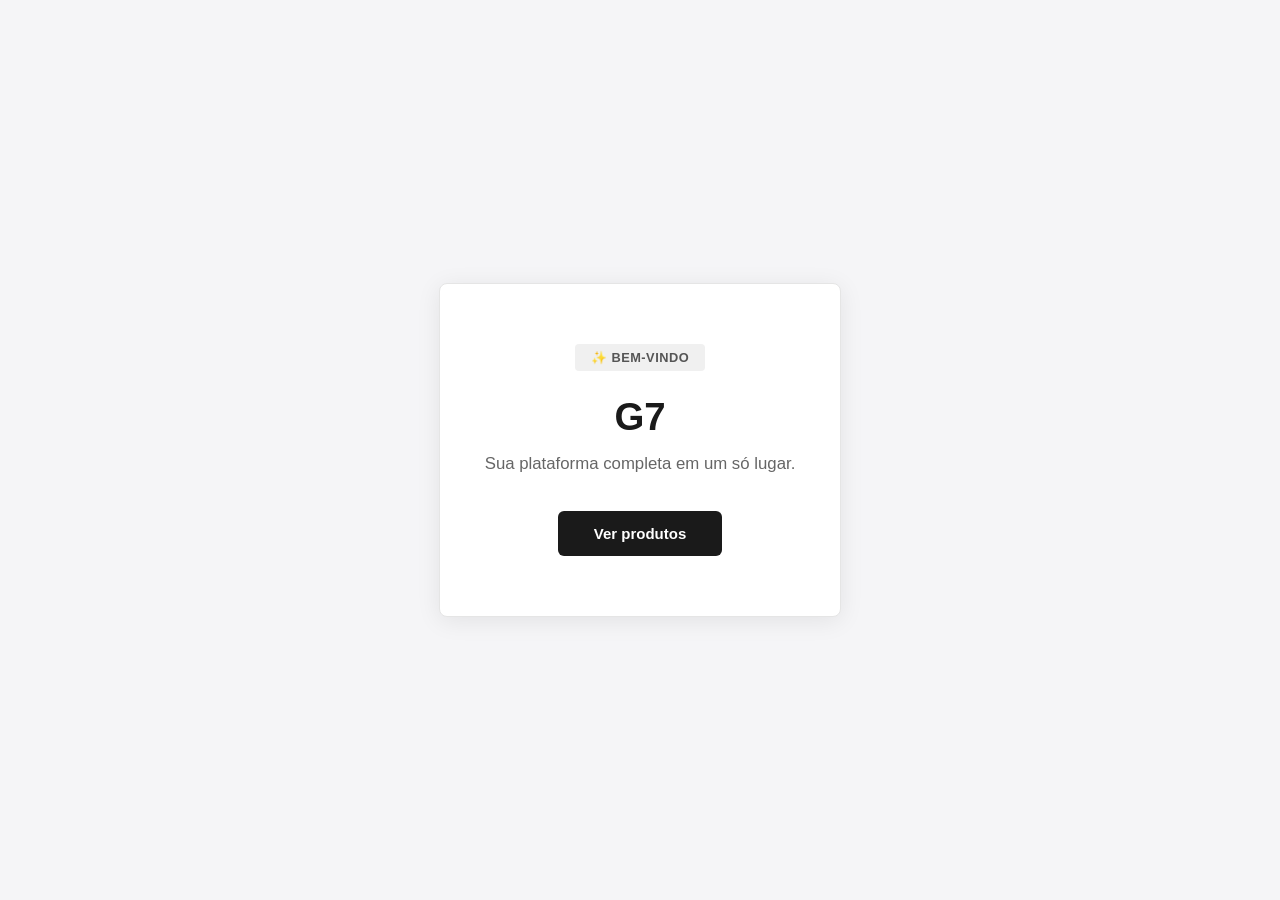
<file: index.html>
<!DOCTYPE html>
<html lang="pt-br">
<head>
  <meta charset="UTF-8">
  <meta name="viewport" content="width=device-width, initial-scale=1.0">
  <title>Grenn Seven</title>
  <link rel="stylesheet" href="estilo.css">
</head>
<body>
<div class="container">
  <span class="tag">✨ Bem-vindo</span>
  <h1 id="titulo">G7</h1>
  <p class="subtitulo">Sua plataforma completa em um só lugar.</p>

  <a href="pagina2.html" target="_blank">
    <button>Ver produtos</button>
  </a>
</div>
  <script src="script.js"></script>
</body>
</html>
</file>
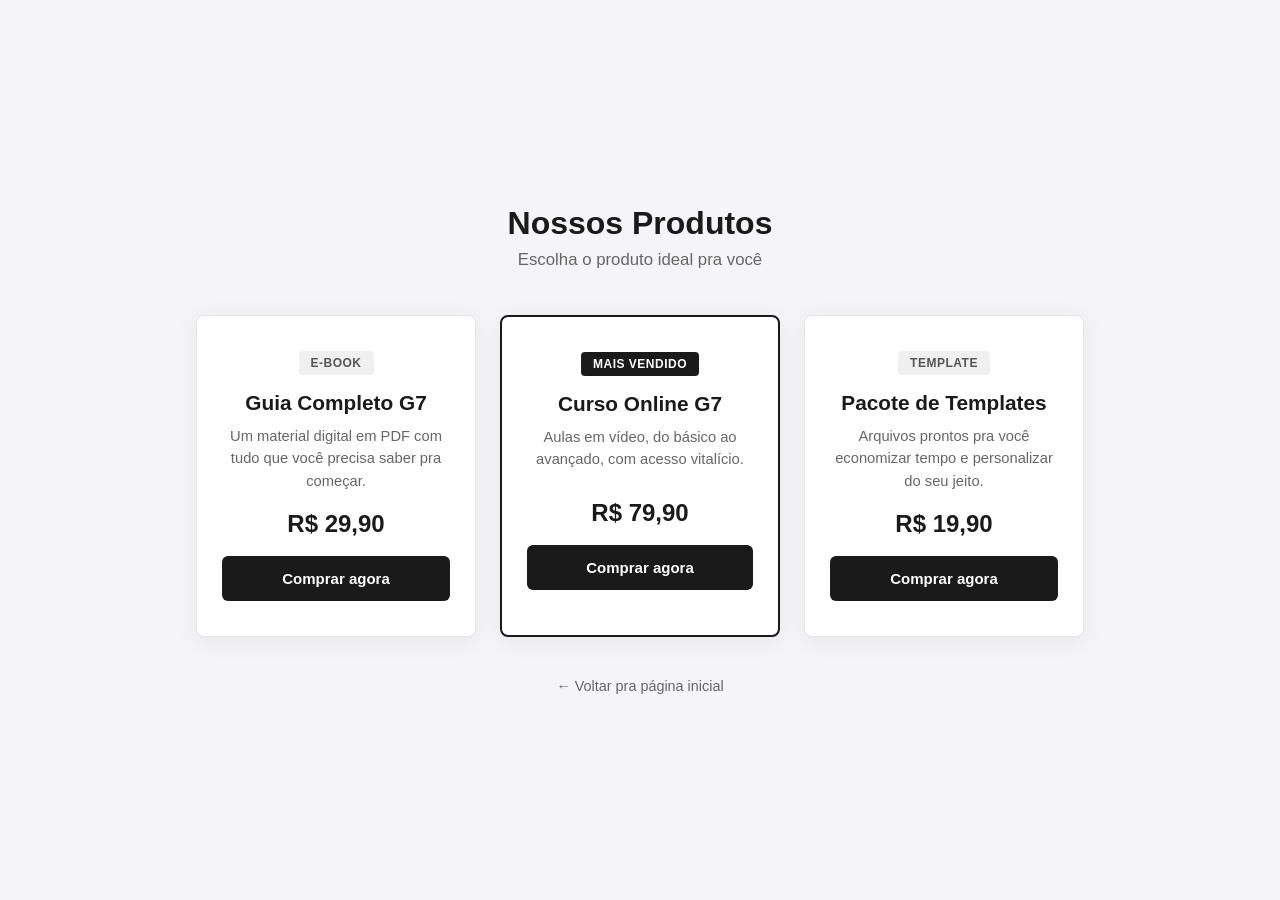
<file: pagina2.html>
<!DOCTYPE html>
<html lang="pt-br">
<head>
  <meta charset="UTF-8">
  <head>
  <meta charset="UTF-8">
  <meta name="viewport" content="width=device-width, initial-scale=1.0">
  <title>...</title>
  <link rel="stylesheet" href="estilo.css">
</head>
  <title>Produtos - G7</title>
  <link rel="stylesheet" href="estilo.css">
</head>
<body>
  <div class="pagina-produtos">
    <h1 class="titulo-pagina">Nossos Produtos</h1>
    <p class="subtitulo-pagina">Escolha o produto ideal pra você</p>

    <div class="grade-produtos">

      <div class="card-produto">
        <span class="badge">E-book</span>
        <h2>Guia Completo G7</h2>
        <p class="descricao">Um material digital em PDF com tudo que você precisa saber pra começar.</p>
        <p class="preco">R$ 29,90</p>
        <a href="#" target="_blank">
          <button class="btn-comprar">Comprar agora</button>
        </a>
      </div>

      <div class="card-produto destaque">
        <span class="badge badge-destaque">Mais vendido</span>
        <h2>Curso Online G7</h2>
        <p class="descricao">Aulas em vídeo, do básico ao avançado, com acesso vitalício.</p>
        <p class="preco">R$ 79,90</p>
        <a href="#" target="_blank">
          <button class="btn-comprar">Comprar agora</button>
        </a>
      </div>

      <div class="card-produto">
        <span class="badge">Template</span>
        <h2>Pacote de Templates</h2>
        <p class="descricao">Arquivos prontos pra você economizar tempo e personalizar do seu jeito.</p>
        <p class="preco">R$ 19,90</p>
        <a href="#" target="_blank">
          <button class="btn-comprar">Comprar agora</button>
        </a>
      </div>

    </div>

    <a href="index.html" class="link-voltar">← Voltar pra página inicial</a>
  </div>
</body>
</html>
</file>
<file: estilo.css>
* {
  margin: 0;
  padding: 0;
  box-sizing: border-box;
}

body {
  font-family: 'Segoe UI', Arial, sans-serif;
  background: #f5f5f7;
  min-height: 100vh;
  display: flex;
  align-items: center;
  justify-content: center;
  padding: 20px;
}

/* ===== Card principal (página inicial) ===== */
.container {
  background: white;
  padding: 60px 45px;
  border-radius: 8px;
  box-shadow: 0 4px 24px rgba(0, 0, 0, 0.08);
  border: 1px solid #e5e5e5;
  text-align: center;
  max-width: 480px;
}

.tag {
  display: inline-block;
  background: #f0f0f0;
  color: #555;
  font-size: 0.8em;
  font-weight: 600;
  letter-spacing: 0.5px;
  text-transform: uppercase;
  padding: 6px 16px;
  border-radius: 4px;
  margin-bottom: 24px;
}

.container h1 {
  font-size: 2.4em;
  color: #1a1a1a;
  font-weight: 700;
  margin-bottom: 12px;
}

.subtitulo {
  color: #666;
  font-size: 1.05em;
  margin-bottom: 35px;
  line-height: 1.5;
}

button {
  padding: 14px 36px;
  font-size: 15px;
  font-weight: 600;
  color: white;
  background: #1a1a1a;
  border: none;
  border-radius: 6px;
  cursor: pointer;
  transition: background 0.2s ease;
}

button:hover {
  background: #333;
}

/* ===== Página de produtos ===== */
.pagina-produtos {
  width: 100%;
  max-width: 1000px;
  padding: 50px 20px;
  text-align: center;
}

.titulo-pagina {
  color: #1a1a1a;
  font-size: 2em;
  font-weight: 700;
  margin-bottom: 8px;
}

.subtitulo-pagina {
  color: #666;
  font-size: 1.05em;
  margin-bottom: 45px;
}

.grade-produtos {
  display: flex;
  flex-wrap: wrap;
  justify-content: center;
  gap: 24px;
  margin-bottom: 40px;
}

.card-produto {
  background: white;
  padding: 35px 25px;
  border-radius: 8px;
  border: 1px solid #e5e5e5;
  box-shadow: 0 4px 24px rgba(0, 0, 0, 0.06);
  text-align: center;
  width: 280px;
  transition: box-shadow 0.2s ease;
}

.card-produto:hover {
  box-shadow: 0 8px 32px rgba(0, 0, 0, 0.12);
}

.card-produto.destaque {
  border: 2px solid #1a1a1a;
}

.badge {
  display: inline-block;
  background: #f0f0f0;
  color: #555;
  font-size: 0.75em;
  font-weight: 600;
  text-transform: uppercase;
  letter-spacing: 0.5px;
  padding: 5px 12px;
  border-radius: 4px;
  margin-bottom: 16px;
}

.badge-destaque {
  background: #1a1a1a;
  color: white;
}

.card-produto h2 {
  color: #1a1a1a;
  font-size: 1.3em;
  font-weight: 700;
  margin-bottom: 10px;
}

.card-produto .descricao {
  color: #666;
  font-size: 0.92em;
  margin-bottom: 18px;
  min-height: 55px;
  line-height: 1.5;
}

.card-produto .preco {
  font-size: 1.5em;
  font-weight: 700;
  color: #1a1a1a;
  margin-bottom: 18px;
}

.btn-comprar {
  width: 100%;
  background: #1a1a1a;
}

.link-voltar {
  display: inline-block;
  color: #666;
  text-decoration: none;
  font-size: 0.9em;
}

.link-voltar:hover {
  color: #1a1a1a;
  text-decoration: underline;
}
/* ===== Ajustes para celular (telas até 600px) ===== */
@media (max-width: 600px) {
  .container {
    padding: 40px 25px;
  }

  .container h1 {
    font-size: 1.8em;
  }

  .subtitulo {
    font-size: 0.95em;
  }

  .titulo-pagina {
    font-size: 1.5em;
  }

  .card-produto {
    width: 100%;
    max-width: 320px;
  }

  .grade-produtos {
    gap: 16px;
  }

  button {
    width: 100%;
  }
}
</file>
